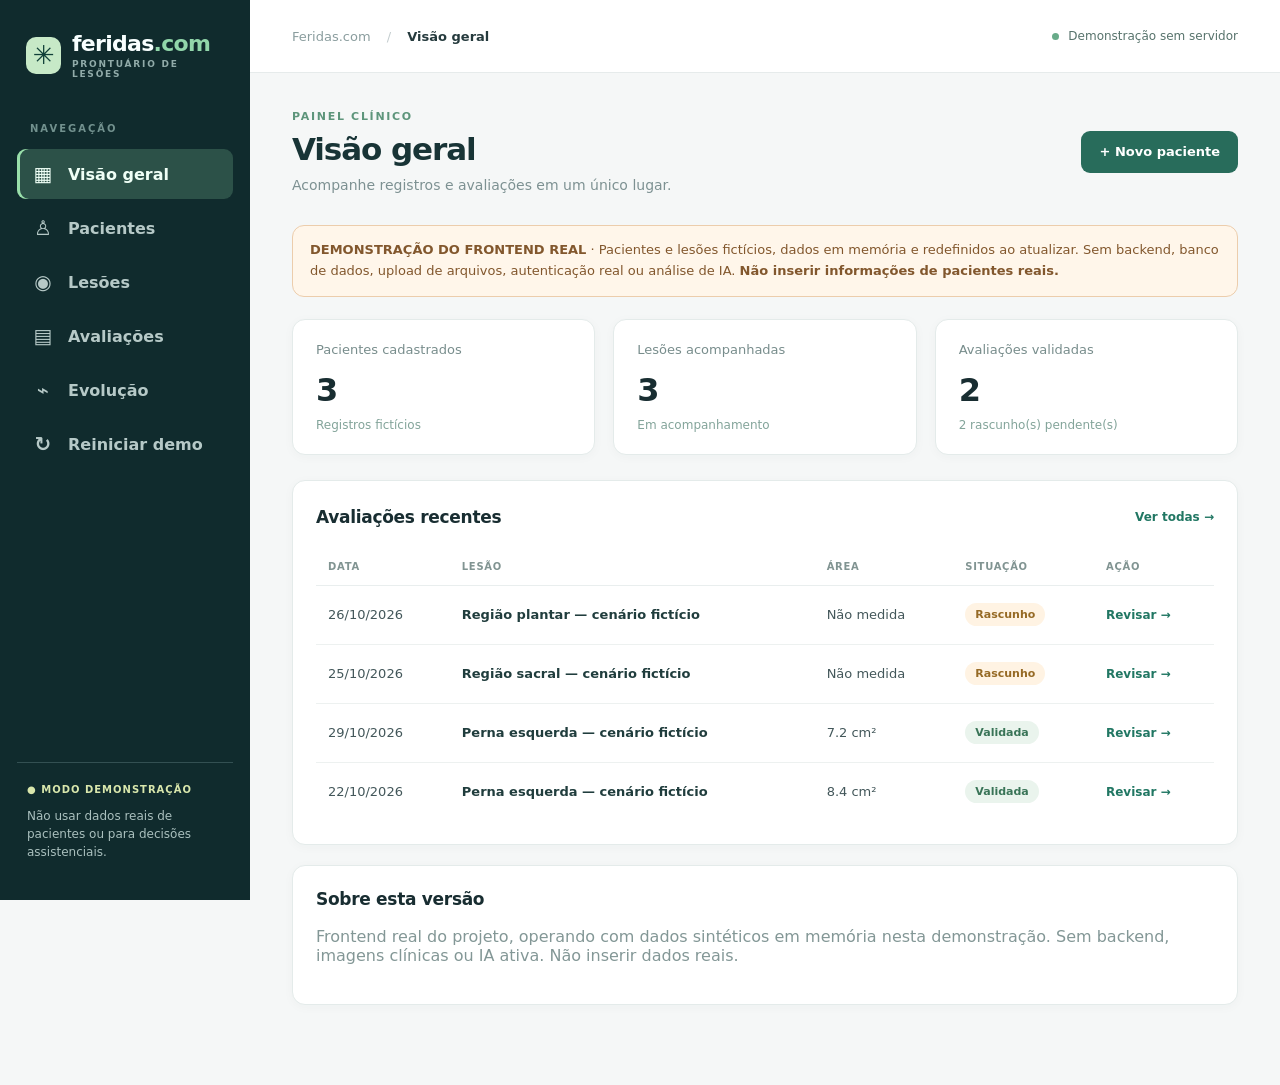
<file: docs/index.html>
<!doctype html>
<html lang="pt-BR">
<head>
  <meta charset="utf-8" />
  <meta name="viewport" content="width=device-width, initial-scale=1" />
  <meta name="theme-color" content="#0b2829" />
  <title>Feridas.com — Demonstração do frontend real</title>
  <link rel="stylesheet" href="./styles.css" />
  <script src="./demo-api.js" defer></script>
  <script src="./app.js" defer></script>
  <script src="./clinical.js" defer></script>
  <script src="./second_opinion.js" defer></script>
  <script src="./evidence.js" defer></script>
  <script src="./document_evidence.js" defer></script>
  <script src="./differential.js" defer></script>
  <script src="./reasoning.js" defer></script>
</head>
<body>
  <div class="shell">
    <aside class="sidebar">
      <a href="./" class="brand"><span class="brandmark">✳</span><span>feridas<span class="branddot">.com</span><small>PRONTUÁRIO DE LESÕES</small></span></a>
      <div class="nav-caption">NAVEGAÇÃO</div>
      <button class="navitem active" data-view="dashboard"><span>▦</span> Visão geral</button>
      <button class="navitem" data-view="patients"><span>♙</span> Pacientes</button>
      <button class="navitem" data-view="lesions"><span>◉</span> Lesões</button>
      <button class="navitem" data-view="assessments"><span>▤</span> Avaliações</button>
      <button class="navitem" data-view="trends"><span>⌁</span> Evolução</button>
      <button class="navitem" id="logout-button"><span>↻</span> Reiniciar demo</button><div class="sidebar-bottom"><div class="dev-pill">● MODO DEMONSTRAÇÃO</div><p>Não usar dados reais de pacientes ou para decisões assistenciais.</p></div>
    </aside>
    <main class="workspace">
      <header class="topbar">
        <div class="breadcrumb">Feridas.com <span>/</span> <strong id="breadcrumb">Visão geral</strong></div>
        <div class="header-right"><span class="header-dot"></span> Demonstração sem servidor</div>
      </header>
      <section class="page">
        <div class="page-heading">
          <div><p class="eyebrow" id="eyebrow">PAINEL CLÍNICO</p><h1 id="page-title">Visão geral</h1><p class="subtitle" id="page-subtitle">Acompanhe registros e avaliações em um único lugar.</p></div>
          <button class="primary-btn" id="primary-action">+ Novo paciente</button>
        </div>
        <div class="demo-banner" role="note"><strong>DEMONSTRAÇÃO DO FRONTEND REAL</strong> · Pacientes e lesões fictícios, dados em memória e redefinidos ao atualizar. Sem backend, banco de dados, upload de arquivos, autenticação real ou análise de IA. <strong>Não inserir informações de pacientes reais.</strong></div>
        <div id="notice" class="notice" role="status" hidden></div>
        <div id="content" aria-live="polite"></div>
      </section>
    </main>
  </div>
  <div class="modal-backdrop" id="modal" hidden><div class="modal" role="dialog" aria-modal="true" aria-labelledby="modal-title"><div class="modal-head"><h2 id="modal-title"></h2><button type="button" class="icon-btn" id="close-modal" aria-label="Fechar">×</button></div><form id="modal-form"><div id="modal-fields"></div><div class="modal-actions"><button type="button" class="secondary-btn" id="cancel-modal">Cancelar</button><button type="submit" class="primary-btn">Salvar</button></div></form></div></div>
<div class="login-screen" id="login-screen" hidden>
    <form id="login-form" class="login-card">
      <div class="login-symbol">✳</div>
      <h2>Bem-vindo ao feridas.com</h2>
      <p>Entre com a senha local para acessar o prontuário experimental.</p>
      <label for="login-password">Senha</label>
      <input id="login-password" type="password" autocomplete="current-password" required minlength="1" />
      <div id="login-error" role="alert" class="login-error" hidden></div>
      <button type="submit" class="primary-btn">Entrar no aplicativo</button>
      <small>Protótipo local — não utilizar dados reais de pacientes.</small>
    </form>
  </div>
</body>
</html>
</file>
<file: docs/styles.css>
:root{font-family:Inter,ui-sans-serif,system-ui,-apple-system,Segoe UI,Arial,sans-serif;color:#182d31;background:#f5f7f7;font-synthesis:none}*{box-sizing:border-box}body{margin:0}button,input,textarea,select{font:inherit}button{cursor:pointer}button:disabled{opacity:.48;cursor:not-allowed}.shell{display:flex;min-height:100vh}.sidebar{width:250px;flex:none;background:#102b2d;color:#d2e2de;display:flex;flex-direction:column;padding:27px 17px;position:sticky;top:0;height:100vh}.brand{display:flex;gap:11px;align-items:center;color:#f8ffff;text-decoration:none;font-weight:760;font-size:22px;letter-spacing:-.7px;margin:4px 9px 44px}.brandmark{width:37px;height:37px;background:#c7e9c7;color:#103f38;border-radius:10px;display:grid;place-items:center;font-size:26px}.branddot{color:#91d6aa}.brand small{display:block;font-size:9px;letter-spacing:1.8px;color:#91aba9;font-weight:700;margin-top:3px}.nav-caption{font-size:10px;letter-spacing:2px;font-weight:750;color:#72918e;margin:0 13px 15px}.navitem{width:100%;border:0;text-align:left;border-radius:9px;background:transparent;color:#b6c9c7;padding:13px 15px;font-weight:600;display:flex;align-items:center;gap:14px;margin-bottom:4px}.navitem span{font-size:20px;width:22px;text-align:center}.navitem:hover{background:#1d3d3d;color:#fff}.navitem.active{color:#effff6;background:#2c5148;box-shadow:inset 3px 0 #99dfaa}.sidebar-bottom{margin-top:auto;border-top:1px solid #335052;padding:21px 10px 0}.sidebar-bottom p{font-size:12px;color:#aac0be;line-height:1.5}.dev-pill{color:#d9e7ac;font-weight:750;letter-spacing:1px;font-size:10px}.workspace{flex:1;min-width:0}.topbar{height:73px;background:white;border-bottom:1px solid #e6ebeb;display:flex;justify-content:space-between;align-items:center;padding:0 42px}.breadcrumb{color:#8a9d9e;font-size:13px}.breadcrumb span{padding:0 12px;color:#c4cdcf}.breadcrumb strong{color:#253a3d}.header-right{font-size:12px;color:#57736c;display:flex;align-items:center;gap:9px}.header-dot{width:7px;height:7px;border-radius:50%;background:#68ab89}.page{padding:37px 42px 60px;max-width:1350px;margin:auto}.page-heading{display:flex;justify-content:space-between;align-items:center;gap:20px;margin-bottom:32px}.eyebrow{font-size:11px;font-weight:800;letter-spacing:1.7px;color:#5d957b;margin:0 0 8px}h1{font-size:31px;line-height:1.2;letter-spacing:-1.1px;margin:0 0 9px;color:#183436}.subtitle{font-size:14px;color:#7d9192;margin:0}.primary-btn,.secondary-btn{border-radius:9px;font-size:13px;font-weight:750;padding:12px 17px;min-height:42px;border:1px solid transparent}.primary-btn{background:#286c5b;color:white}.primary-btn:hover{background:#20584a}.secondary-btn{color:#28584d;background:white;border-color:#dce5e3}.secondary-btn:hover{background:#eff6f2}.stats{display:grid;grid-template-columns:repeat(3,minmax(0,1fr));gap:18px;margin-bottom:25px}.stat,.panel{background:white;border:1px solid #e4ebea;border-radius:13px;box-shadow:0 2px 11px #0a353408}.stat{padding:22px 23px}.stat-label{font-size:13px;color:#788d8c;margin-bottom:14px}.stat-number{font-size:32px;font-weight:750;letter-spacing:-1.4px}.stat-foot{font-size:12px;color:#83a49a;margin-top:9px}.panel{padding:23px;margin-bottom:20px}.panel-header{display:flex;align-items:center;justify-content:space-between;gap:12px;margin-bottom:18px}.panel-header h2{font-size:17px;letter-spacing:-.3px;margin:0}.table-wrap{overflow-x:auto}table{width:100%;border-collapse:collapse;text-align:left;font-size:13px}th{color:#819492;text-transform:uppercase;letter-spacing:.7px;font-size:10px;padding:13px 12px;border-bottom:1px solid #e9eeee}td{padding:16px 12px;border-bottom:1px solid #edf1f0;color:#43575a}tbody tr:last-child td{border-bottom:0}.data-name{font-weight:750;color:#203d3d}.muted{color:#839796}.chip{display:inline-flex;align-items:center;border-radius:18px;padding:5px 10px;background:#eaf4ed;color:#397457;font-size:11px;font-weight:700}.chip.draft{background:#fff3e3;color:#966a25}.chip.pending{background:#e9edf3;color:#6b7d91}.link-btn{background:transparent;border:0;padding:6px 0;color:#217763;font-weight:700;font-size:12px;text-align:left}.link-btn:hover{text-decoration:underline}.empty{padding:52px 12px;text-align:center;color:#87999a}.empty strong{display:block;color:#395555;font-size:17px;margin:10px 0 6px}.empty .empty-icon{font-size:34px;color:#77ac99}.form-group{margin-bottom:18px}.form-group label{display:block;font-size:12px;font-weight:700;margin-bottom:8px;color:#42615d}.form-group input,.form-group select,.form-group textarea{display:block;width:100%;border:1px solid #d8e3e0;background:#fcfefd;border-radius:9px;padding:12px;color:#213f40;outline-color:#5b9b80}.form-group textarea{min-height:95px;resize:vertical}.form-help{font-size:11px;color:#879e99;margin-top:6px}.filters{display:flex;gap:12px;align-items:end;flex-wrap:wrap;margin-bottom:19px}.filters .form-group{margin:0;min-width:190px;flex:1}.detail-header{display:flex;justify-content:space-between;align-items:center;gap:15px}.detail-actions{display:flex;flex-wrap:wrap;gap:8px}.assessment-card{border:1px solid #e0e8e6;border-radius:11px;padding:17px;margin-top:12px}.assessment-card p{color:#6c8280;font-size:13px;line-height:1.5}.assessment-card h3{font-size:14px;margin:0 0 6px}.assessment-actions{display:flex;gap:7px;flex-wrap:wrap}.notice{border:1px solid #bcdcc9;background:#eaf8ee;color:#215a3c;border-radius:9px;padding:12px 16px;margin-bottom:19px;font-size:13px}.notice.error{border-color:#e5c5b8;background:#fff2ed;color:#984b36}.modal-backdrop{position:fixed;inset:0;background:#112c2ab0;display:grid;place-items:center;padding:20px;z-index:10}.modal-backdrop[hidden]{display:none}.modal{width:min(100%,490px);max-height:90vh;overflow:auto;background:#fff;border-radius:16px;box-shadow:0 20px 65px #0004;padding:24px}.modal-head{display:flex;justify-content:space-between;align-items:center;margin-bottom:21px}.modal h2{margin:0;font-size:21px}.icon-btn{font-size:25px;border:0;background:transparent;color:#6f8785}.modal-actions{display:flex;justify-content:flex-end;gap:9px;border-top:1px solid #e7edeb;padding-top:19px}.review-item{border:1px solid #e6edeb;padding:15px;border-radius:10px;margin-bottom:12px}.review-item p{font-size:13px;line-height:1.55;color:#536b68}.review-actions{display:flex;gap:7px;flex-wrap:wrap;margin-top:12px}.tiny{font-size:11px;color:#809997}.bar-chart{display:flex;gap:10px;align-items:end;min-height:200px;padding:20px 6px 0;border-bottom:1px solid #d6e4df}.bar-group{flex:1;text-align:center;max-width:90px}.bar{background:#5fa58a;border-radius:6px 6px 0 0;min-height:3px}.bar-label{font-size:11px;color:#78928a;margin:8px 0}.bar-value{font-size:12px;font-weight:700;color:#34594e;margin-bottom:5px}@media(max-width:800px){.sidebar{width:69px;padding:20px 8px}.brand{margin:0 7px 35px}.brand>span:nth-child(2),.nav-caption,.navitem{font-size:0}.navitem{justify-content:center;padding:11px}.navitem span{font-size:20px}.sidebar-bottom{display:none}.topbar{padding:0 20px}.header-right{display:none}.page{padding:27px 20px}.stats{grid-template-columns:1fr}.page-heading{align-items:flex-start}.page-heading .primary-btn{max-width:140px}.page-heading h1{font-size:25px}}@media(max-width:480px){.sidebar{width:55px}.page{padding:23px 13px}.topbar{padding:0 15px}.page-heading{flex-direction:column}.page-heading .primary-btn{max-width:100%}.panel{padding:16px}.stat{padding:17px}}

.login-screen{position:fixed;inset:0;z-index:100;display:grid;place-items:center;background:#e7f0ed;padding:20px}
.login-screen[hidden]{display:none}
.login-card{width:min(100%,420px);background:#fff;border:1px solid #dbe6e1;border-radius:20px;padding:35px;box-shadow:0 20px 55px #12352e22;display:flex;flex-direction:column;gap:14px}
.login-symbol{width:48px;height:48px;border-radius:13px;background:#d9f0df;color:#21674d;display:grid;place-items:center;font-size:29px}
.login-card h2{font-size:24px;margin:3px 0 0;color:#193c35;letter-spacing:-.5px}
.login-card p,.login-card small{color:#758b85;font-size:13px;line-height:1.55;margin:0}
.login-card label{font-size:12px;font-weight:750;color:#42615d}
.login-card input{border:1px solid #cfded8;padding:12px;border-radius:9px}
.login-error{padding:10px;background:#fff0ec;color:#9c4c38;border-radius:8px;font-size:12px}
.photos-grid{display:grid;grid-template-columns:repeat(auto-fill,minmax(150px,1fr));gap:11px;margin:15px 0}
.photo-tile{border:1px solid #dae6e1;padding:7px;border-radius:10px;background:#f7faf8}
.photo-tile img{width:100%;height:130px;object-fit:cover;border-radius:6px;display:block}
.photo-tile small{display:block;color:#617c71;margin-top:6px}
.photo-upload{display:flex;flex-wrap:wrap;gap:12px;align-items:center;margin:12px 0}
.photo-upload input{font-size:12px;max-width:260px}

.clinical-section{border-top:1px solid #dfe9e4;padding:23px 0 14px;margin-top:20px}
.clinical-section .panel-header h2{font-size:18px}
.clinical-section details{margin:16px 0;border:1px solid #e0e8e5;border-radius:9px;padding:12px}
.clinical-section summary{cursor:pointer;color:#286c5b;font-weight:700;font-size:13px}
.clinical-warning{background:#fff3e4;color:#6e4b18;border:1px solid #eed2aa;padding:13px 15px;border-radius:8px;margin:10px 0}
.clinical-warning p{font-size:13px;line-height:1.5;margin:7px 0 0}
.history-banner{border:1px solid #c3d9d0;background:#eaf6ef;color:#2c654f;padding:12px 15px;border-radius:8px;font-size:13px;margin-bottom:15px}
.form-two-columns{display:grid;grid-template-columns:1fr 1fr;gap:0 14px}
.clinical-confirm{display:flex;align-items:flex-start;gap:8px;color:#42615d;font-size:12px;margin:18px 0;line-height:1.5}
.clinical-confirm input{margin-top:3px}
.modal:has(.form-two-columns){width:min(100%,780px)}
@media(max-width:600px){.form-two-columns{grid-template-columns:1fr}}

/* GitHub Pages presentation of the exact prototype frontend. */
.demo-banner{margin:0 0 22px;padding:14px 17px;background:#fff6ea;border:1px solid #eccdac;color:#82572d;border-radius:12px;font-size:13px;line-height:1.6}
.demo-banner strong{font-weight:750}
</file>
